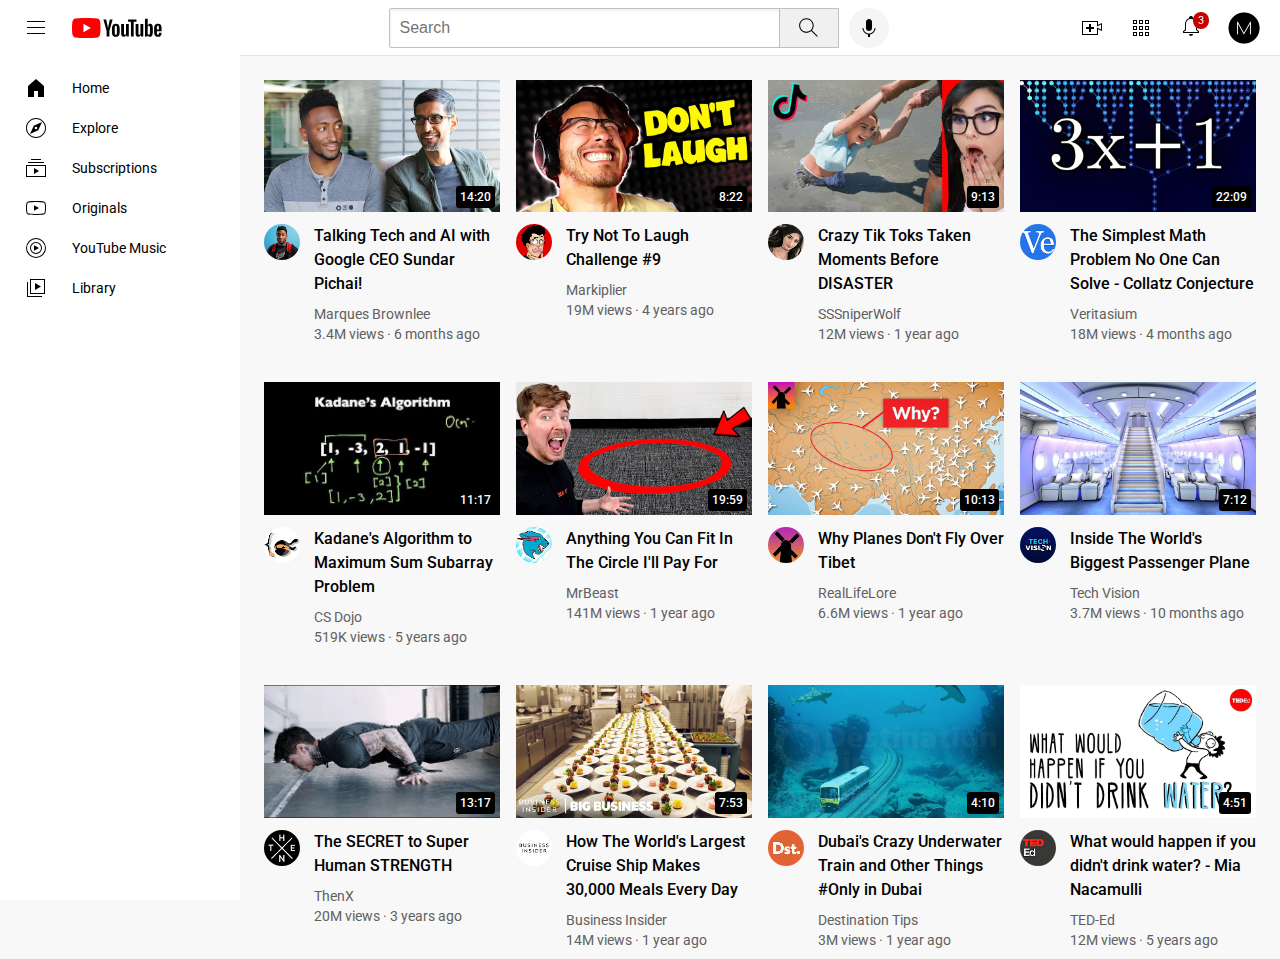
<file: index.html>
<!DOCTYPE html>
  <html>
  <head>
    <title>YouTube Clone P.M.D</title>

    <link rel="preconnect" href="https://fonts.googleapis.com">
    <link rel="preconnect" href="https://fonts.gstatic.com" crossorigin>
    <link href="https://fonts.googleapis.com/css2?family=Courier+Prime:ital@1&family=Roboto:wght@400;500;700&display=swap" rel="stylesheet">

    <link rel="stylesheet" href="styles/general.css"> 
    <link rel="stylesheet" href="styles/header.css">  
    <link rel="stylesheet" href="styles/video.css">   
    <link rel="stylesheet" href="styles/sidebar.css">
  </head>
  <body>
    <header class="header">
      <div class="left-section">
        <img class="hamburger-menu" src="icons/hamburger-menu.svg">
        <img class="youtube-logo" src="icons/youtube-logo.svg">
      </div>
      <div class="middle-section">
        <input class="search-bar" type="text" placeholder="Search">
        <button class="search-button">
          <img class="search-icon" src="icons/search.svg">
          <div class="tooltip">Search</div>
        </button>
        <button class="voice-search-button">
          <img class="voice-search-icon" src="icons/voice-search-icon.svg">
          <div class="tooltip">Search with your voice</div>
        </button>
      </div>
      <div class="right-section">
        <div class="upload-icon-container">
          <img class="upload-icon" src="icons/upload.svg">
          <div class="tooltip">Create</div>
        </div>
        <div class="apps-icon-container">
          <img class="youtube-apps-icon" src="icons/youtube-apps.svg">
          <div class="tooltip">YouTube apps</div>
        </div>
        <div class="notification-icon-container">
          <div class="notifications-icon-container">
            <img class="notification-icon" src="icons/notifications.svg">
            <div class="notifications-count">3</div>
            <div class="tooltip">Notifications</div>
          </div>
        </div>
        <img class="current-user-picture" src="channel_pics/m_icon_png.png">
      </div>
    </header>

    <nav class="sidebar">
      <div class="sidebar-link">
        <img src="icons/home.svg">
        <div>Home</div>
      </div>
      <div class="sidebar-link">
        <img src="icons/explore.svg">
        <div>Explore</div>
      </div>
      <div class="sidebar-link">
        <img src="icons/subscriptions.svg">
        <div>Subscriptions</div>
      </div>
      <div class="sidebar-link">
        <img src="icons/originals.svg">
        <div>Originals</div>
      </div>
      <div class="sidebar-link">
        <img src="icons/youtube-music.svg">
        <div>YouTube Music</div>
      </div>
      <div class="sidebar-link">
        <img src="icons/library.svg">
        <div>Library</div>
      </div>
    </nav>
    
    <main>
      <section class="video-grid">
        <div class="video-preview">
          <div class="thumbnail-row">
            <a href="https://www.youtube.com/watch?v=n2RNcPRtAiY&ab_channel=MarquesBrownlee" target="_blank" class="video-title-link">
              <img class="thumbnail" src="thumbnails/thumbnail-1.webp">
            </a>
            <div class="video-time">14:20</div>
          </div>
            <div class="video-info-grid">
              <div class="channel-picture">
                <div class="profile-picture-container">
                  <a href="https://www.youtube.com/c/mkbhd" target="_blank">
                    <img class="profile-picture" src="channel_pics/channel-1.jpeg">
                  </a>
                  <div class="channel-tooltip">
                    <img class="channel-tooltip-picture" src="channel_pics/channel-1.jpeg">
                    <div>
                      <div class="channel-tooltip-name">
                        Marques Brownlee
                      </div>
                      <div class="channel-tooltip-stats">
                        17.8M subscribers
                      </div>
                    </div>
                  </div>
                </div>
              </div>
              <div class="video-info">
                <a href="https://www.youtube.com/watch?v=n2RNcPRtAiY&ab_channel=MarquesBrownlee" target="_blank" class="video-title-link">
                <p class="video-title">
                  Talking Tech and AI with Google CEO Sundar Pichai!
                </p>
                </a>
                <p class="video-author">
                  Marques Brownlee 
                </p>
                <p class="video-stats">
                  3.4M views &#183; 6 months ago
                </p>
              </div>
            </div>
        </div>

        <div class="video-preview">
          <div class="thumbnail-row">
            <a href="https://www.youtube.com/watch?v=mP0RAo9SKZk&ab_channel=Markiplier" target="_blank" class="video-title-link">
              <img class="thumbnail" src="thumbnails/thumbnail-2.webp">
            </a>
            <div class="video-time">8:22</div>
          </div>
          <div class="video-info-grid">
            <div class="channel-picture">
              <div class="profile-picture-container">
                <a href="https://www.youtube.com/c/markiplier" target="_blank">
                  <img class="profile-picture" src="channel_pics/channel-2.jpeg">
                </a>
                <div class="channel-tooltip">
                  <img class="channel-tooltip-picture" src="channel_pics/channel-2.jpeg">
                  <div>
                    <div class="channel-tooltip-name">
                      Markiplier
                    </div>
                    <div class="channel-tooltip-stats">
                      35.8M subscribers
                    </div>
                  </div>
                </div>
              </div>
            </div>
            <div class="video-info">
              <a href="https://www.youtube.com/watch?v=mP0RAo9SKZk&ab_channel=Markiplier" target="_blank" class="video-title-link">
              <p class="video-title">
                Try Not To Laugh Challenge #9
              </p>
              </a>
              <p class="video-author">
                Markiplier 
              </p>
              <p class="video-stats">
                19M views &#183; 4 years ago
              </p>
            </div>
          </div>    
        </div>

        <div class="video-preview">
          <div class="thumbnail-row">
            <a href="https://www.youtube.com/watch?v=FgjPQQeTh1w&ab_channel=SSSniperWolf" target="_blank" class="video-title-link">
              <img class="thumbnail" src="thumbnails/thumbnail-3.webp">
            </a>
            <div class="video-time">9:13</div>
          </div>
          <div class="video-info-grid">
            <div class="channel-picture">
              <div class="profile-picture-container">
                <a href="https://youtube.com/c/SSSniperWolf" target="_blank">
                  <img class="profile-picture" src="channel_pics/channel-3.jpeg">
                </a>
                <div class="channel-tooltip">
                  <img class="channel-tooltip-picture" src="channel_pics/channel-3.jpeg">
                  <div>
                    <div class="channel-tooltip-name">
                      SSSniperWolf
                    </div>
                    <div class="channel-tooltip-stats">
                      34.1M subscribers
                    </div>
                  </div>
                </div>
              </div>
            </div>
            <div class="video-info">
              <a href="https://www.youtube.com/watch?v=FgjPQQeTh1w&ab_channel=SSSniperWolf" target="_blank" class="video-title-link">
              <p class="video-title">
                Crazy Tik Toks Taken Moments Before DISASTER
              </p>
              </a>
              <p class="video-author">
                SSSniperWolf 
              </p>

              <p class="video-stats">
                12M views &#183; 1 year ago
              </p>
            </div>
          </div>
        </div>

        <div class="video-preview">
          <div class="thumbnail-row">
            <a href="https://www.youtube.com/watch?v=094y1Z2wpJg&ab_channel=Veritasium" target="_blank" class="video-title-link">
              <img class="thumbnail" src="thumbnails/thumbnail-4.webp">
            </a>
            <div class="video-time">22:09</div>
          </div>
          <div class="video-info-grid">
            <div class="channel-picture">
              <div class="profile-picture-container">
                <a href="https://youtube.com/c/veritasium" target="_blank">
                  <img class="profile-picture" src="channel_pics/channel-4.jpeg">
                </a>
                <div class="channel-tooltip">
                  <img class="channel-tooltip-picture" src="channel_pics/channel-4.jpeg">
                  <div>
                    <div class="channel-tooltip-name">
                      Veritasium
                    </div>
                    <div class="channel-tooltip-stats">
                      14.3M subscribers
                    </div>
                  </div>
                </div>
              </div>
            </div>
            <div class="video-info">
              <a href="https://www.youtube.com/watch?v=094y1Z2wpJg&ab_channel=Veritasium" target="_blank" class="video-title-link">
              <p class="video-title">
                The Simplest Math Problem No One Can Solve - Collatz Conjecture
              </p>
              </a>
              <p class="video-author">
                Veritasium
              </p>

              <p class="video-stats">
                18M views &#183; 4 months ago
              </p>
            </div>
          </div>    
        </div>

        <div class="video-preview">
          <div class="thumbnail-row">
            <a href="https://www.youtube.com/watch?v=86CQq3pKSUw&ab_channel=CSDojo" target="_blank" class="video-title-link">
              <img class="thumbnail" src="thumbnails/thumbnail-5.webp">
            </a>
            <div class="video-time">11:17</div>
          </div>
          <div class="video-info-grid">
            <div class="channel-picture">
              <div class="profile-picture-container">
                <a href="https://www.youtube.com/c/CSDojo" target="_blank">
                  <img class="profile-picture" src="channel_pics/channel-5.jpeg">
                </a>
                <div class="channel-tooltip">
                  <img class="channel-tooltip-picture" src="channel_pics/channel-5.jpeg">
                  <div>
                    <div class="channel-tooltip-name">
                      CS Dojo
                    </div>
                    <div class="channel-tooltip-stats">
                      1.92M subscribers
                    </div>
                  </div>
                </div>
              </div>
            </div>
            <div class="video-info">
              <a href="https://www.youtube.com/watch?v=86CQq3pKSUw&ab_channel=CSDojo" target="_blank" class="video-title-link">
              <p class="video-title">
                Kadane's Algorithm to Maximum Sum Subarray Problem
              </p>
              </a>
              <p class="video-author">
                CS Dojo
              </p>

              <p class="video-stats">
                519K views &#183; 5 years ago
              </p>
            </div>
          </div>
        </div>

        <div class="video-preview">
          <div class="thumbnail-row">
            <a href="https://www.youtube.com/watch?v=yXWw0_UfSFg&ab_channel=MrBeast" target="_blank" class="video-title-link">
              <img class="thumbnail" src="thumbnails/thumbnail-6.webp">
            </a>
            <div class="video-time">19:59</div>
          </div>
          <div class="video-info-grid">
            <div class="channel-picture">
              <div class="profile-picture-container">
                <a href="https://www.youtube.com/channel/UCX6OQ3DkcsbYNE6H8uQQuVA" target="_blank">
                  <img class="profile-picture" src="channel_pics/channel-6.jpeg">
                </a>
                <div class="channel-tooltip">
                  <img class="channel-tooltip-picture" src="channel_pics/channel-6.jpeg">
                  <div>
                    <div class="channel-tooltip-name">
                      MrBeast
                    </div>
                    <div class="channel-tooltip-stats">
                      210M subscribers
                    </div>
                  </div>
                </div>
              </div>
            </div>
            <div class="video-info">
              <a href="https://www.youtube.com/watch?v=yXWw0_UfSFg&ab_channel=MrBeast" target="_blank" class="video-title-link">
              <p class="video-title">
                Anything You Can Fit In The Circle I&#39;ll Pay For
              </p>
              </a>
              <p class="video-author">
                MrBeast 
              </p>

              <p class="video-stats">
                141M views &#183; 1 year ago
              </p>
            </div>
          </div>    
        </div>

        <div class="video-preview">
          <div class="thumbnail-row">
            <a href="https://www.youtube.com/watch?v=fNVa1qMbF9Y&ab_channel=RealLifeLore" target="_blank" class="video-title-link">
              <img class="thumbnail" src="thumbnails/thumbnail-7.webp">
            </a>
            <div class="video-time">10:13</div>
          </div>
          <div class="video-info-grid">
            <div class="channel-picture">
              <div class="profile-picture-container">
                <a href="https://www.youtube.com/channel/UCP5tjEmvPItGyLhmjdwP7Ww" target="_blank">
                  <img class="profile-picture" src="channel_pics/channel-7.jpeg">
                </a>
                <div class="channel-tooltip">
                  <img class="channel-tooltip-picture" src="channel_pics/channel-7.jpeg">
                  <div>
                    <div class="channel-tooltip-name">
                      RealLifeLore
                    </div>
                    <div class="channel-tooltip-stats">
                      7.2M subscribers
                    </div>
                  </div>
                </div>
              </div>
            </div>
            <div class="video-info">
              <a href="https://www.youtube.com/watch?v=fNVa1qMbF9Y&ab_channel=RealLifeLore" target="_blank" class="video-title-link">
              <p class="video-title">
                Why Planes Don't Fly Over Tibet
              </p>
              </a>
              <p class="video-author">
                RealLifeLore
              </p>

              <p class="video-stats">
                6.6M views &#183; 1 year ago
              </p>
            </div>
          </div>
        </div>

        <div class="video-preview">
          <div class="thumbnail-row">
            <a href="https://www.youtube.com/watch?v=lFm4EM1juls&ab_channel=TechVision" target="_blank" class="video-title-link">
              <img class="thumbnail" src="thumbnails/thumbnail-8.webp">
            </a>
            <div class="video-time">7:12</div>
          </div>
          <div class="video-info-grid">
            <div class="channel-picture">
              <div class="profile-picture-container">
                <a href="https://www.youtube.com/channel/UCHAK6CyegY22Zj2GWrcaIxg" target="_blank">
                  <img class="profile-picture" src="channel_pics/channel-8.jpeg">
                </a>
                <div class="channel-tooltip">
                  <img class="channel-tooltip-picture" src="channel_pics/channel-8.jpeg">
                  <div>
                    <div class="channel-tooltip-name">
                      Tech Vision
                    </div>
                    <div class="channel-tooltip-stats">
                      821 E subscribers
                    </div>
                  </div>
                </div>
              </div>
            </div>
            <div class="video-info">
              <a href="https://www.youtube.com/watch?v=lFm4EM1juls&ab_channel=TechVision" target="_blank" class="video-title-link">
              <p class="video-title">
                Inside The World's Biggest Passenger Plane
              </p>
              </a>
              <p class="video-author">
                Tech Vision
              </p>

              <p class="video-stats">
                3.7M views &#183; 10 months ago
              </p>
            </div>
          </div>
        </div>

        <div class="video-preview">
          <div class="thumbnail-row">
            <a href="https://www.youtube.com/watch?v=ixmxOlcrlUc&ab_channel=THENX" target="_blank" class="video-title-link">
              <img class="thumbnail" src="thumbnails/thumbnail-9.webp">
            </a>
            <div class="video-time">13:17</div>
          </div>
          <div class="video-info-grid">
            <div class="channel-picture">
              <div class="profile-picture-container">
                <a href="https://www.youtube.com/c/OFFICIALTHENXSTUDIOS" target="_blank">
                  <img class="profile-picture" src="channel_pics/channel-9.jpeg">
                </a>
                <div class="channel-tooltip">
                  <img class="channel-tooltip-picture" src="channel_pics/channel-9.jpeg">
                  <div>
                    <div class="channel-tooltip-name">
                      ThenX
                    </div>
                    <div class="channel-tooltip-stats">
                      7.71M subscribers
                    </div>
                  </div>
                </div>
              </div>
            </div>
            <div class="video-info">
              <a href="https://www.youtube.com/watch?v=ixmxOlcrlUc&ab_channel=THENX" target="_blank" class="video-title-link">
              <p class="video-title">
                The SECRET to Super Human STRENGTH
              </p>
              </a>
              <p class="video-author">
                ThenX
              </p>

              <p class="video-stats">
                20M views &#183; 3 years ago
              </p>
            </div>
          </div>
        </div>

        <div class="video-preview">
          <div class="thumbnail-row">
            <a href="https://www.youtube.com/watch?v=R2vXbFp5C9o&ab_channel=InsiderBusiness" target="_blank" class="video-title-link">
              <img class="thumbnail" src="thumbnails/thumbnail-10.webp">
            </a>
            <div class="video-time">7:53</div>
          </div>
          <div class="video-info-grid">
            <div class="channel-picture">
              <div class="profile-picture-container">
                <a href="https://www.youtube.com/user/businessinsider" target="_blank">
                  <img class="profile-picture" src="channel_pics/channel-10.jpeg">
                </a>
                <div class="channel-tooltip">
                  <img class="channel-tooltip-picture" src="channel_pics/channel-10.jpeg">
                  <div>
                    <div class="channel-tooltip-name">
                      Insider Business
                    </div>
                    <div class="channel-tooltip-stats">
                      8.51M subscribers
                    </div>
                  </div>
                </div>
              </div>
            </div>
            <div class="video-info">
              <a href="https://www.youtube.com/watch?v=R2vXbFp5C9o&ab_channel=InsiderBusiness" target="_blank" class="video-title-link">
              <p class="video-title">
                How The World's Largest Cruise Ship Makes 30,000 Meals Every Day
              </p>
              </a>
              <p class="video-author">
                Business Insider
              </p>

              <p class="video-stats">
                14M views &#183; 1 year ago
              </p>
            </div>
          </div>
        </div>

        <div class="video-preview">
          <div class="thumbnail-row">
            <a href="https://www.youtube.com/watch?v=0nZuYyXET3s&ab_channel=DestinationTips" target="_blank" class="video-title-link">
              <img class="thumbnail" src="thumbnails/thumbnail-11.webp">
            </a>
            <div class="video-time">4:10</div>
          </div>
          <div class="video-info-grid">
            <div class="channel-picture">
              <div class="profile-picture-container">
                <a href="https://www.youtube.com/c/Destinationtips" target="_blank">
                  <img class="profile-picture" src="channel_pics/channel-11.jpeg">
                </a>
                <div class="channel-tooltip">
                  <img class="channel-tooltip-picture" src="channel_pics/channel-11.jpeg">
                  <div>
                    <div class="channel-tooltip-name">
                      Destination Tips
                    </div>
                    <div class="channel-tooltip-stats">
                      282 E subscribers
                    </div>
                  </div>
                </div>
              </div>
            </div>
            <div class="video-info">
              <a href="https://www.youtube.com/watch?v=0nZuYyXET3s&ab_channel=DestinationTips" target="_blank" class="video-title-link">
              <p class="video-title">
                Dubai's Crazy Underwater Train and Other Things #Only in Dubai
              </p>
              </a>
              <p class="video-author">
                Destination Tips
              </p>

              <p class="video-stats">
                3M views &#183; 1 year ago
              </p>
            </div>
          </div>
        </div>

        <div class="video-preview">
          <div class="thumbnail-row">
            <a href="https://www.youtube.com/watch?v=9iMGFqMmUFs&ab_channel=TED-Ed" target="_blank" class="video-title-link">
              <img class="thumbnail" src="thumbnails/thumbnail-12.webp">
            </a>
              <div class="video-time">4:51</div>
          </div>
          <div class="video-info-grid">
            <div class="channel-picture">
              <div class="profile-picture-container">
                <a href="https://www.youtube.com/teded" target="_blank">
                  <img class="profile-picture" src="channel_pics/channel-12.jpeg">
                </a>
                <div class="channel-tooltip">
                  <img class="channel-tooltip-picture" src="channel_pics/channel-12.jpeg">
                  <div>
                    <div class="channel-tooltip-name">
                      TED-Ed
                    </div>
                    <div class="channel-tooltip-stats">
                      2.1 E subscribers
                    </div>
                  </div>
                </div>
              </div>
            </div>
            <div class="video-info">
              <a href="https://www.youtube.com/watch?v=9iMGFqMmUFs&ab_channel=TED-Ed" target="_blank" class="video-title-link">
              <p class="video-title">
                What would happen if you didn't drink water? - Mia Nacamulli
              </p>
              </a>
              <p class="video-author">
                TED-Ed
              </p>

              <p class="video-stats">
                12M views &#183; 5 years ago
              </p>
            </div>
          </div>
        </div>
      </section> 
    </main>
  </body>
</html>
</file>
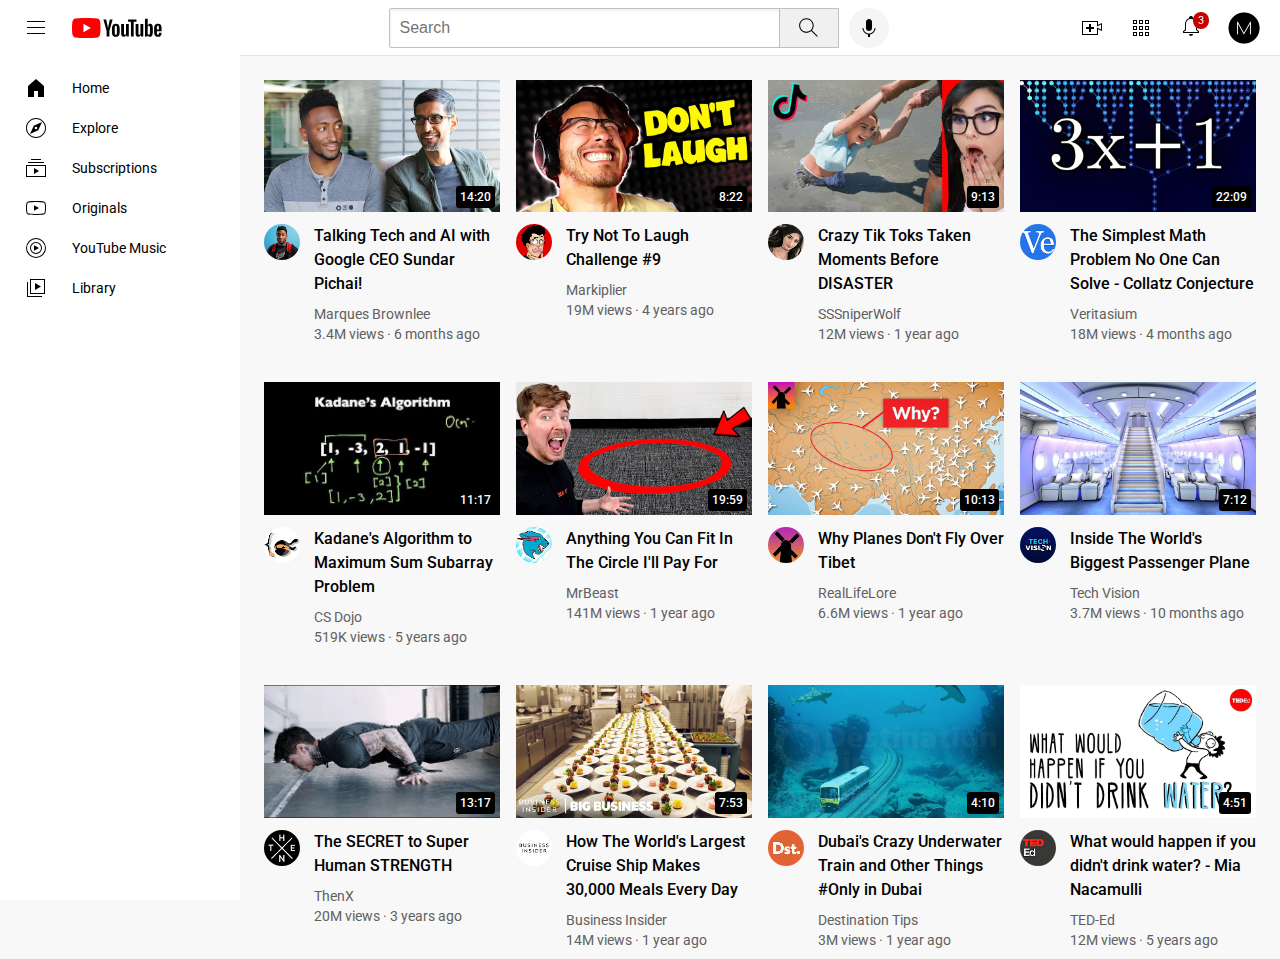
<file: youtube.html>
<!DOCTYPE html>
  <html>
  <head>
    <title>YouTube Clone P.M.D</title>

    <link rel="preconnect" href="https://fonts.googleapis.com">
    <link rel="preconnect" href="https://fonts.gstatic.com" crossorigin>
    <link href="https://fonts.googleapis.com/css2?family=Courier+Prime:ital@1&family=Roboto:wght@400;500;700&display=swap" rel="stylesheet">

    <link rel="stylesheet" href="styles/general.css"> 
    <link rel="stylesheet" href="styles/header.css">  
    <link rel="stylesheet" href="styles/video.css">   
    <link rel="stylesheet" href="styles/sidebar.css">
  </head>
  <body>
    <header class="header">
      <div class="left-section">
        <img class="hamburger-menu" src="icons/hamburger-menu.svg">
        <img class="youtube-logo" src="icons/youtube-logo.svg">
      </div>
      <div class="middle-section">
        <input class="search-bar" type="text" placeholder="Search">
        <button class="search-button">
          <img class="search-icon" src="icons/search.svg">
          <div class="tooltip">Search</div>
        </button>
        <button class="voice-search-button">
          <img class="voice-search-icon" src="icons/voice-search-icon.svg">
          <div class="tooltip">Search with your voice</div>
        </button>
      </div>
      <div class="right-section">
        <div class="upload-icon-container">
          <img class="upload-icon" src="icons/upload.svg">
          <div class="tooltip">Create</div>
        </div>
        <div class="apps-icon-container">
          <img class="youtube-apps-icon" src="icons/youtube-apps.svg">
          <div class="tooltip">YouTube apps</div>
        </div>
        <div class="notification-icon-container">
          <div class="notifications-icon-container">
            <img class="notification-icon" src="icons/notifications.svg">
            <div class="notifications-count">3</div>
            <div class="tooltip">Notifications</div>
          </div>
        </div>
        <img class="current-user-picture" src="channel_pics/m_icon_png.png">
      </div>
    </header>

    <nav class="sidebar">
      <div class="sidebar-link">
        <img src="icons/home.svg">
        <div>Home</div>
      </div>
      <div class="sidebar-link">
        <img src="icons/explore.svg">
        <div>Explore</div>
      </div>
      <div class="sidebar-link">
        <img src="icons/subscriptions.svg">
        <div>Subscriptions</div>
      </div>
      <div class="sidebar-link">
        <img src="icons/originals.svg">
        <div>Originals</div>
      </div>
      <div class="sidebar-link">
        <img src="icons/youtube-music.svg">
        <div>YouTube Music</div>
      </div>
      <div class="sidebar-link">
        <img src="icons/library.svg">
        <div>Library</div>
      </div>
    </nav>
    
    <main>
      <section class="video-grid">
        <div class="video-preview">
          <div class="thumbnail-row">
            <a href="https://www.youtube.com/watch?v=n2RNcPRtAiY&ab_channel=MarquesBrownlee" target="_blank" class="video-title-link">
              <img class="thumbnail" src="thumbnails/thumbnail-1.webp">
            </a>
            <div class="video-time">14:20</div>
          </div>
            <div class="video-info-grid">
              <div class="channel-picture">
                <div class="profile-picture-container">
                  <a href="https://www.youtube.com/c/mkbhd" target="_blank">
                    <img class="profile-picture" src="channel_pics/channel-1.jpeg">
                  </a>
                  <div class="channel-tooltip">
                    <img class="channel-tooltip-picture" src="channel_pics/channel-1.jpeg">
                    <div>
                      <div class="channel-tooltip-name">
                        Marques Brownlee
                      </div>
                      <div class="channel-tooltip-stats">
                        17.8M subscribers
                      </div>
                    </div>
                  </div>
                </div>
              </div>
              <div class="video-info">
                <a href="https://www.youtube.com/watch?v=n2RNcPRtAiY&ab_channel=MarquesBrownlee" target="_blank" class="video-title-link">
                <p class="video-title">
                  Talking Tech and AI with Google CEO Sundar Pichai!
                </p>
                </a>
                <p class="video-author">
                  Marques Brownlee 
                </p>
                <p class="video-stats">
                  3.4M views &#183; 6 months ago
                </p>
              </div>
            </div>
        </div>

        <div class="video-preview">
          <div class="thumbnail-row">
            <a href="https://www.youtube.com/watch?v=mP0RAo9SKZk&ab_channel=Markiplier" target="_blank" class="video-title-link">
              <img class="thumbnail" src="thumbnails/thumbnail-2.webp">
            </a>
            <div class="video-time">8:22</div>
          </div>
          <div class="video-info-grid">
            <div class="channel-picture">
              <div class="profile-picture-container">
                <a href="https://www.youtube.com/c/markiplier" target="_blank">
                  <img class="profile-picture" src="channel_pics/channel-2.jpeg">
                </a>
                <div class="channel-tooltip">
                  <img class="channel-tooltip-picture" src="channel_pics/channel-2.jpeg">
                  <div>
                    <div class="channel-tooltip-name">
                      Markiplier
                    </div>
                    <div class="channel-tooltip-stats">
                      35.8M subscribers
                    </div>
                  </div>
                </div>
              </div>
            </div>
            <div class="video-info">
              <a href="https://www.youtube.com/watch?v=mP0RAo9SKZk&ab_channel=Markiplier" target="_blank" class="video-title-link">
              <p class="video-title">
                Try Not To Laugh Challenge #9
              </p>
              </a>
              <p class="video-author">
                Markiplier 
              </p>
              <p class="video-stats">
                19M views &#183; 4 years ago
              </p>
            </div>
          </div>    
        </div>

        <div class="video-preview">
          <div class="thumbnail-row">
            <a href="https://www.youtube.com/watch?v=FgjPQQeTh1w&ab_channel=SSSniperWolf" target="_blank" class="video-title-link">
              <img class="thumbnail" src="thumbnails/thumbnail-3.webp">
            </a>
            <div class="video-time">9:13</div>
          </div>
          <div class="video-info-grid">
            <div class="channel-picture">
              <div class="profile-picture-container">
                <a href="https://youtube.com/c/SSSniperWolf" target="_blank">
                  <img class="profile-picture" src="channel_pics/channel-3.jpeg">
                </a>
                <div class="channel-tooltip">
                  <img class="channel-tooltip-picture" src="channel_pics/channel-3.jpeg">
                  <div>
                    <div class="channel-tooltip-name">
                      SSSniperWolf
                    </div>
                    <div class="channel-tooltip-stats">
                      34.1M subscribers
                    </div>
                  </div>
                </div>
              </div>
            </div>
            <div class="video-info">
              <a href="https://www.youtube.com/watch?v=FgjPQQeTh1w&ab_channel=SSSniperWolf" target="_blank" class="video-title-link">
              <p class="video-title">
                Crazy Tik Toks Taken Moments Before DISASTER
              </p>
              </a>
              <p class="video-author">
                SSSniperWolf 
              </p>

              <p class="video-stats">
                12M views &#183; 1 year ago
              </p>
            </div>
          </div>
        </div>

        <div class="video-preview">
          <div class="thumbnail-row">
            <a href="https://www.youtube.com/watch?v=094y1Z2wpJg&ab_channel=Veritasium" target="_blank" class="video-title-link">
              <img class="thumbnail" src="thumbnails/thumbnail-4.webp">
            </a>
            <div class="video-time">22:09</div>
          </div>
          <div class="video-info-grid">
            <div class="channel-picture">
              <div class="profile-picture-container">
                <a href="https://youtube.com/c/veritasium" target="_blank">
                  <img class="profile-picture" src="channel_pics/channel-4.jpeg">
                </a>
                <div class="channel-tooltip">
                  <img class="channel-tooltip-picture" src="channel_pics/channel-4.jpeg">
                  <div>
                    <div class="channel-tooltip-name">
                      Veritasium
                    </div>
                    <div class="channel-tooltip-stats">
                      14.3M subscribers
                    </div>
                  </div>
                </div>
              </div>
            </div>
            <div class="video-info">
              <a href="https://www.youtube.com/watch?v=094y1Z2wpJg&ab_channel=Veritasium" target="_blank" class="video-title-link">
              <p class="video-title">
                The Simplest Math Problem No One Can Solve - Collatz Conjecture
              </p>
              </a>
              <p class="video-author">
                Veritasium
              </p>

              <p class="video-stats">
                18M views &#183; 4 months ago
              </p>
            </div>
          </div>    
        </div>

        <div class="video-preview">
          <div class="thumbnail-row">
            <a href="https://www.youtube.com/watch?v=86CQq3pKSUw&ab_channel=CSDojo" target="_blank" class="video-title-link">
              <img class="thumbnail" src="thumbnails/thumbnail-5.webp">
            </a>
            <div class="video-time">11:17</div>
          </div>
          <div class="video-info-grid">
            <div class="channel-picture">
              <div class="profile-picture-container">
                <a href="https://www.youtube.com/c/CSDojo" target="_blank">
                  <img class="profile-picture" src="channel_pics/channel-5.jpeg">
                </a>
                <div class="channel-tooltip">
                  <img class="channel-tooltip-picture" src="channel_pics/channel-5.jpeg">
                  <div>
                    <div class="channel-tooltip-name">
                      CS Dojo
                    </div>
                    <div class="channel-tooltip-stats">
                      1.92M subscribers
                    </div>
                  </div>
                </div>
              </div>
            </div>
            <div class="video-info">
              <a href="https://www.youtube.com/watch?v=86CQq3pKSUw&ab_channel=CSDojo" target="_blank" class="video-title-link">
              <p class="video-title">
                Kadane's Algorithm to Maximum Sum Subarray Problem
              </p>
              </a>
              <p class="video-author">
                CS Dojo
              </p>

              <p class="video-stats">
                519K views &#183; 5 years ago
              </p>
            </div>
          </div>
        </div>

        <div class="video-preview">
          <div class="thumbnail-row">
            <a href="https://www.youtube.com/watch?v=yXWw0_UfSFg&ab_channel=MrBeast" target="_blank" class="video-title-link">
              <img class="thumbnail" src="thumbnails/thumbnail-6.webp">
            </a>
            <div class="video-time">19:59</div>
          </div>
          <div class="video-info-grid">
            <div class="channel-picture">
              <div class="profile-picture-container">
                <a href="https://www.youtube.com/channel/UCX6OQ3DkcsbYNE6H8uQQuVA" target="_blank">
                  <img class="profile-picture" src="channel_pics/channel-6.jpeg">
                </a>
                <div class="channel-tooltip">
                  <img class="channel-tooltip-picture" src="channel_pics/channel-6.jpeg">
                  <div>
                    <div class="channel-tooltip-name">
                      MrBeast
                    </div>
                    <div class="channel-tooltip-stats">
                      210M subscribers
                    </div>
                  </div>
                </div>
              </div>
            </div>
            <div class="video-info">
              <a href="https://www.youtube.com/watch?v=yXWw0_UfSFg&ab_channel=MrBeast" target="_blank" class="video-title-link">
              <p class="video-title">
                Anything You Can Fit In The Circle I&#39;ll Pay For
              </p>
              </a>
              <p class="video-author">
                MrBeast 
              </p>

              <p class="video-stats">
                141M views &#183; 1 year ago
              </p>
            </div>
          </div>    
        </div>

        <div class="video-preview">
          <div class="thumbnail-row">
            <a href="https://www.youtube.com/watch?v=fNVa1qMbF9Y&ab_channel=RealLifeLore" target="_blank" class="video-title-link">
              <img class="thumbnail" src="thumbnails/thumbnail-7.webp">
            </a>
            <div class="video-time">10:13</div>
          </div>
          <div class="video-info-grid">
            <div class="channel-picture">
              <div class="profile-picture-container">
                <a href="https://www.youtube.com/channel/UCP5tjEmvPItGyLhmjdwP7Ww" target="_blank">
                  <img class="profile-picture" src="channel_pics/channel-7.jpeg">
                </a>
                <div class="channel-tooltip">
                  <img class="channel-tooltip-picture" src="channel_pics/channel-7.jpeg">
                  <div>
                    <div class="channel-tooltip-name">
                      RealLifeLore
                    </div>
                    <div class="channel-tooltip-stats">
                      7.2M subscribers
                    </div>
                  </div>
                </div>
              </div>
            </div>
            <div class="video-info">
              <a href="https://www.youtube.com/watch?v=fNVa1qMbF9Y&ab_channel=RealLifeLore" target="_blank" class="video-title-link">
              <p class="video-title">
                Why Planes Don't Fly Over Tibet
              </p>
              </a>
              <p class="video-author">
                RealLifeLore
              </p>

              <p class="video-stats">
                6.6M views &#183; 1 year ago
              </p>
            </div>
          </div>
        </div>

        <div class="video-preview">
          <div class="thumbnail-row">
            <a href="https://www.youtube.com/watch?v=lFm4EM1juls&ab_channel=TechVision" target="_blank" class="video-title-link">
              <img class="thumbnail" src="thumbnails/thumbnail-8.webp">
            </a>
            <div class="video-time">7:12</div>
          </div>
          <div class="video-info-grid">
            <div class="channel-picture">
              <div class="profile-picture-container">
                <a href="https://www.youtube.com/channel/UCHAK6CyegY22Zj2GWrcaIxg" target="_blank">
                  <img class="profile-picture" src="channel_pics/channel-8.jpeg">
                </a>
                <div class="channel-tooltip">
                  <img class="channel-tooltip-picture" src="channel_pics/channel-8.jpeg">
                  <div>
                    <div class="channel-tooltip-name">
                      Tech Vision
                    </div>
                    <div class="channel-tooltip-stats">
                      821 E subscribers
                    </div>
                  </div>
                </div>
              </div>
            </div>
            <div class="video-info">
              <a href="https://www.youtube.com/watch?v=lFm4EM1juls&ab_channel=TechVision" target="_blank" class="video-title-link">
              <p class="video-title">
                Inside The World's Biggest Passenger Plane
              </p>
              </a>
              <p class="video-author">
                Tech Vision
              </p>

              <p class="video-stats">
                3.7M views &#183; 10 months ago
              </p>
            </div>
          </div>
        </div>

        <div class="video-preview">
          <div class="thumbnail-row">
            <a href="https://www.youtube.com/watch?v=ixmxOlcrlUc&ab_channel=THENX" target="_blank" class="video-title-link">
              <img class="thumbnail" src="thumbnails/thumbnail-9.webp">
            </a>
            <div class="video-time">13:17</div>
          </div>
          <div class="video-info-grid">
            <div class="channel-picture">
              <div class="profile-picture-container">
                <a href="https://www.youtube.com/c/OFFICIALTHENXSTUDIOS" target="_blank">
                  <img class="profile-picture" src="channel_pics/channel-9.jpeg">
                </a>
                <div class="channel-tooltip">
                  <img class="channel-tooltip-picture" src="channel_pics/channel-9.jpeg">
                  <div>
                    <div class="channel-tooltip-name">
                      ThenX
                    </div>
                    <div class="channel-tooltip-stats">
                      7.71M subscribers
                    </div>
                  </div>
                </div>
              </div>
            </div>
            <div class="video-info">
              <a href="https://www.youtube.com/watch?v=ixmxOlcrlUc&ab_channel=THENX" target="_blank" class="video-title-link">
              <p class="video-title">
                The SECRET to Super Human STRENGTH
              </p>
              </a>
              <p class="video-author">
                ThenX
              </p>

              <p class="video-stats">
                20M views &#183; 3 years ago
              </p>
            </div>
          </div>
        </div>

        <div class="video-preview">
          <div class="thumbnail-row">
            <a href="https://www.youtube.com/watch?v=R2vXbFp5C9o&ab_channel=InsiderBusiness" target="_blank" class="video-title-link">
              <img class="thumbnail" src="thumbnails/thumbnail-10.webp">
            </a>
            <div class="video-time">7:53</div>
          </div>
          <div class="video-info-grid">
            <div class="channel-picture">
              <div class="profile-picture-container">
                <a href="https://www.youtube.com/user/businessinsider" target="_blank">
                  <img class="profile-picture" src="channel_pics/channel-10.jpeg">
                </a>
                <div class="channel-tooltip">
                  <img class="channel-tooltip-picture" src="channel_pics/channel-10.jpeg">
                  <div>
                    <div class="channel-tooltip-name">
                      Insider Business
                    </div>
                    <div class="channel-tooltip-stats">
                      8.51M subscribers
                    </div>
                  </div>
                </div>
              </div>
            </div>
            <div class="video-info">
              <a href="https://www.youtube.com/watch?v=R2vXbFp5C9o&ab_channel=InsiderBusiness" target="_blank" class="video-title-link">
              <p class="video-title">
                How The World's Largest Cruise Ship Makes 30,000 Meals Every Day
              </p>
              </a>
              <p class="video-author">
                Business Insider
              </p>

              <p class="video-stats">
                14M views &#183; 1 year ago
              </p>
            </div>
          </div>
        </div>

        <div class="video-preview">
          <div class="thumbnail-row">
            <a href="https://www.youtube.com/watch?v=0nZuYyXET3s&ab_channel=DestinationTips" target="_blank" class="video-title-link">
              <img class="thumbnail" src="thumbnails/thumbnail-11.webp">
            </a>
            <div class="video-time">4:10</div>
          </div>
          <div class="video-info-grid">
            <div class="channel-picture">
              <div class="profile-picture-container">
                <a href="https://www.youtube.com/c/Destinationtips" target="_blank">
                  <img class="profile-picture" src="channel_pics/channel-11.jpeg">
                </a>
                <div class="channel-tooltip">
                  <img class="channel-tooltip-picture" src="channel_pics/channel-11.jpeg">
                  <div>
                    <div class="channel-tooltip-name">
                      Destination Tips
                    </div>
                    <div class="channel-tooltip-stats">
                      282 E subscribers
                    </div>
                  </div>
                </div>
              </div>
            </div>
            <div class="video-info">
              <a href="https://www.youtube.com/watch?v=0nZuYyXET3s&ab_channel=DestinationTips" target="_blank" class="video-title-link">
              <p class="video-title">
                Dubai's Crazy Underwater Train and Other Things #Only in Dubai
              </p>
              </a>
              <p class="video-author">
                Destination Tips
              </p>

              <p class="video-stats">
                3M views &#183; 1 year ago
              </p>
            </div>
          </div>
        </div>

        <div class="video-preview">
          <div class="thumbnail-row">
            <a href="https://www.youtube.com/watch?v=9iMGFqMmUFs&ab_channel=TED-Ed" target="_blank" class="video-title-link">
              <img class="thumbnail" src="thumbnails/thumbnail-12.webp">
            </a>
              <div class="video-time">4:51</div>
          </div>
          <div class="video-info-grid">
            <div class="channel-picture">
              <div class="profile-picture-container">
                <a href="https://www.youtube.com/teded" target="_blank">
                  <img class="profile-picture" src="channel_pics/channel-12.jpeg">
                </a>
                <div class="channel-tooltip">
                  <img class="channel-tooltip-picture" src="channel_pics/channel-12.jpeg">
                  <div>
                    <div class="channel-tooltip-name">
                      TED-Ed
                    </div>
                    <div class="channel-tooltip-stats">
                      2.1 E subscribers
                    </div>
                  </div>
                </div>
              </div>
            </div>
            <div class="video-info">
              <a href="https://www.youtube.com/watch?v=9iMGFqMmUFs&ab_channel=TED-Ed" target="_blank" class="video-title-link">
              <p class="video-title">
                What would happen if you didn't drink water? - Mia Nacamulli
              </p>
              </a>
              <p class="video-author">
                TED-Ed
              </p>

              <p class="video-stats">
                12M views &#183; 5 years ago
              </p>
            </div>
          </div>
        </div>
      </section> 
    </main>
  </body>
</html>
</file>
<file: styles/general.css>
p {
  margin-top: 0;
  margin-bottom: 0;
}

body {
  margin: 0;
  padding-top: 80px;
  padding-left: 96px;
  padding-right: 24px;
  background-color: rgb(248, 248, 248);
  font-family: Roboto, Arial;
}

@media (min-width: 1200.1px) {
  body {
    margin-left: 168px;
  }
}
</file>
<file: styles/header.css>
.header {
  height: 55px;
  display: flex;
  flex-direction: row;
  justify-content: space-between;
  background-color: white;
  border-bottom-width: 1px;
  border-bottom-style: solid;
  border-bottom-color: rgb(228, 228, 228);
  position: fixed;
  top: 0;
  left: 0;
  right: 0;
  z-index: 100;
}

.left-section {
  align-items: center;
  display: flex;
}

.hamburger-menu {
  height: 24px;
  margin-left: 24px;
  margin-right: 24px;
  cursor: pointer;
}

.youtube-logo {
  height: 20px;
  cursor: pointer;
}

.middle-section {
  flex: 1;
  margin-left: 70px;
  margin-right: 35px;
  max-width: 500px;
  display: flex;
  align-items: center;
}

.search-button {
  height: 40px;
  width: 60px;
  background-color: rgb(240, 240, 240);
  border-width: 1px;
  border-style: solid;
  border-color: rgb(192, 192, 192);
  margin-left: -1px;
  margin-right: 10px;
  cursor: pointer;
}

.search-button,
.voice-search-button,
.upload-icon-container,
.apps-icon-container,
.notification-icon-container {
  position: relative;
  display: flex;
  align-items: center;
  justify-content: center;
  cursor: pointer;
}

.search-button .tooltip,
.voice-search-button .tooltip,
.upload-icon-container .tooltip,
.apps-icon-container .tooltip,
.notification-icon-container .tooltip {
  position: absolute;
  background-color: gray;
  color: white;
  padding-top: 4px;
  padding-bottom: 4px;
  padding-left: 8px;
  padding-right: 8px;
  border-radius: 2px;
  font-size: 12px;
  bottom: -30px;
  opacity: 0;
  transition: opacity 0.15s;
  pointer-events: none;
  white-space: nowrap;
}

.search-button:hover .tooltip,
.voice-search-button:hover .tooltip,
.upload-icon-container:hover .tooltip,
.apps-icon-container:hover .tooltip,
.notification-icon-container:hover .tooltip {
  opacity: 1;
}

.search-icon {
  height: 25px;
}

.voice-search-button {
  height: 40px;
  width: 40px;
  border-radius: 20px;
  border: none;
  background-color: rgb(245, 245, 245);
}

.voice-search-icon {
  height: 24px;
}

.search-bar {
  flex: 1;
  height: 36px;
  padding-left: 10px;
  font-size: 16px;
  border: 1px solid rgb(192, 192, 192);
  border-radius: 2px;
  box-shadow: inset 1px 2px 3px rgba(0, 0, 0, 0.05);
  width: 0;
}

.search-bar::placeholder {
  font-size: 16px;
}

.right-section {
  width: 180px;
  margin-right: 20px;
  display: flex;
  align-items: center;
  justify-content: space-between;
  flex-shrink: 0;
}

.upload-icon {
  height: 24px;
}

.youtube-apps-icon {
  height: 24px;
}

.notification-icon {
  height: 24px;
}

.notifications-icon-container {
  position: relative;
}

.notifications-count {
  position: absolute;
  top: -2px;
  right: -6px;
  background-color: rgb(200, 0, 0);
  color: white;
  font-size: 11px;
  padding-left: 5px;
  padding-right: 5px;
  padding-top: 2px;
  padding-bottom: 2px;
  border-radius: 10px;
}

.current-user-picture {
  height: 32px;
  border-radius: 16px;
  cursor: pointer;
}
</file>
<file: styles/video.css>
.thumbnail {
  width: 100%;
}

.video-title {
  margin-top: 0;
  font-size: 14px;
  font-weight: 500;
  line-height: 20px;
  margin-bottom: 10px;
}

.video-title-link {
  text-decoration: none;
  color: black;
}

.video-info-grid {
  display: grid;
  grid-template-columns: 50px 1fr;
}

.profile-picture {
  width: 36px;
  border-radius: 50px;
}

.thumbnail-row {
  margin-bottom: 8px;
  position: relative;
}

.video-author,
.video-stats {
  font-size: 12px;
  color: rgb(96, 96, 96);
}

.video-author {
  margin-bottom: 4px;
}

.video-grid {
  display: grid;
  grid-template-columns: 1fr 1fr 1fr;
  column-gap: 16px;
  row-gap: 40px;
}

@media (max-width: 750px) {
  .video-grid {
    grid-template-columns: 1fr 1fr;
  }
}

@media (min-width: 751px) and (max-width: 999px) {
  .video-grid {
    grid-template-columns: 1fr 1fr 1fr;
  }
}

@media (min-width: 1000px) {
  .video-grid {
    grid-template-columns: 1fr 1fr 1fr 1fr;
  }
}

@media (min-width: 1000px) {
  .video-title {
    font-size: 16px;
    line-height: 24px;
  }
}

@media (min-width: 1000px) {
  .video-author,
  .video-stats {
    font-size: 14px;
  }
}

.video-time {
  background-color: black;
  color: white;
  position: absolute;
  bottom: 8px;
  right: 5px;
  font-size: 12px;
  font-weight: 500;
  padding: 4px;
  border-radius: 3px;
}

.profile-picture-container {
  position: relative;
  display: inline-block;
}

.channel-tooltip {
  background-color: white;
  width: 200px;
  padding: 12px 12px;
  box-shadow: 2px 3px 10px rgba(0, 0, 0, 0.3);
  border-radius: 6px;
  position: absolute;
  top: 55px;
  z-index: 300;

  opacity: 0;
  pointer-events: none;

  display: flex;
  transition: opacity 0.15s;
  align-items: center;
}

.profile-picture-container:hover .channel-tooltip {
  opacity: 1;
}

.channel-tooltip-picture {
  width: 50px;
  height: 50px;
  border-radius: 50px;
  margin-right: 8px;
}

.channel-tooltip-name {
  font-family: Roboto, Arial;
  font-weight: bold;
  font-size: 16px;
  margin-bottom: 4px;
}

.channel-tooltip-stats {
  font-family: Roboto, Arial;
  color: rgb(96, 96, 96);
  font-size: 14px;
}
</file>
<file: styles/sidebar.css>
@media (max-width: 1200px) {
  .sidebar {
    position: fixed;
    left: 0;
    bottom: 0;
    top: 55px;
    background-color: white;
    width: 72px;
    z-index: 200;
    padding-top: 5px;
  }

  .sidebar-link {
    height: 74px;
    display: flex;
    justify-content: center;
    align-items: center;
    flex-direction: column;
    cursor: pointer;
  }

  .sidebar-link:hover {
    background-color: rgb(235, 235, 235);
  }

  .sidebar-link img {
    height: 24px;
    margin-bottom: 4px;
  }

  .sidebar-link div {
    font-family: Roboto, Arial;
    font-size: 10px;
  }
}

@media (min-width: 1200.1px) {
  .sidebar {
    position: fixed;
    left: 0;
    bottom: 0;
    top: 55px;
    background-color: white;
    width: 240px;
    z-index: 200;
    padding-top: 13px;
  }

  .sidebar-link {
    display: flex;
    align-items: center;
    cursor: pointer;
    padding: 8px 24px;
  }

  .sidebar-link:hover {
    background-color: rgb(235, 235, 235);
  }

  .sidebar-link img {
    height: 24px;
    margin-right: 24px;
  }

  .sidebar-link div {
    font-family: Roboto, Arial;
    font-size: 14px;
  }
}
</file>
